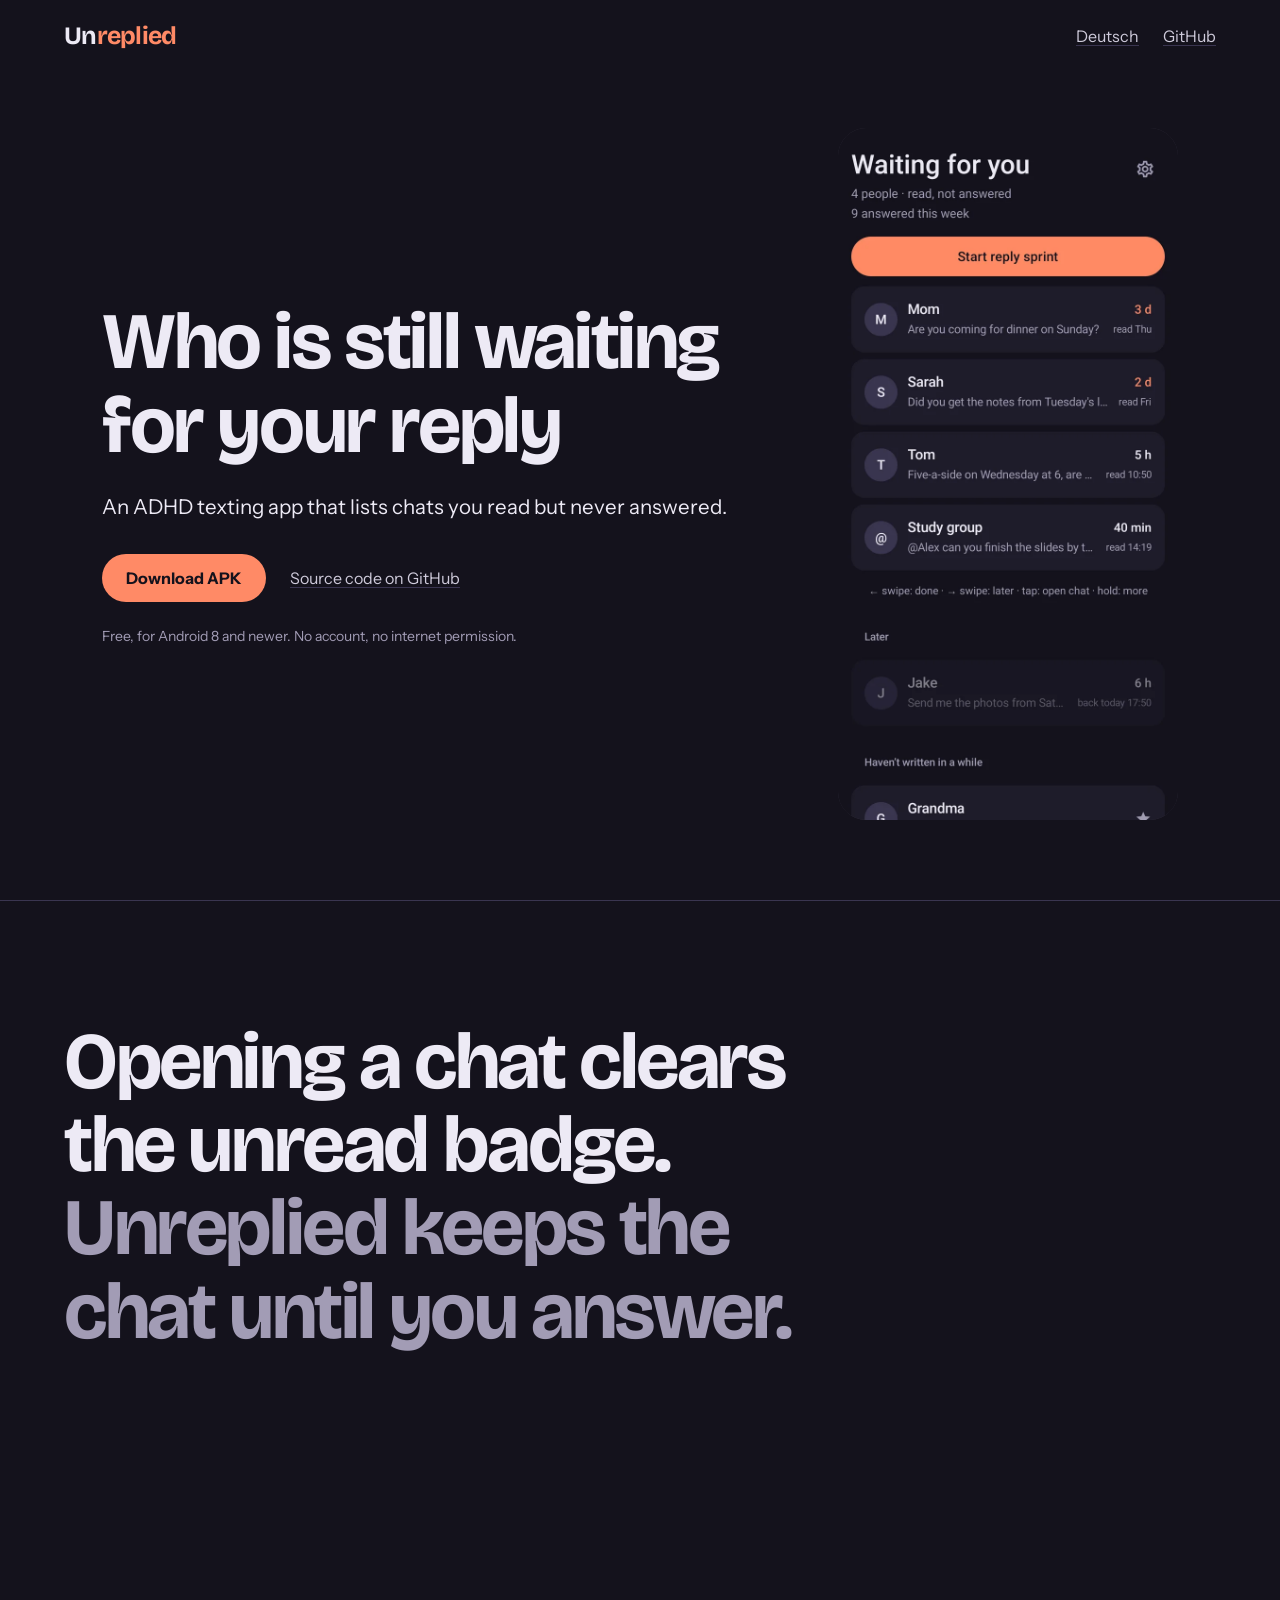
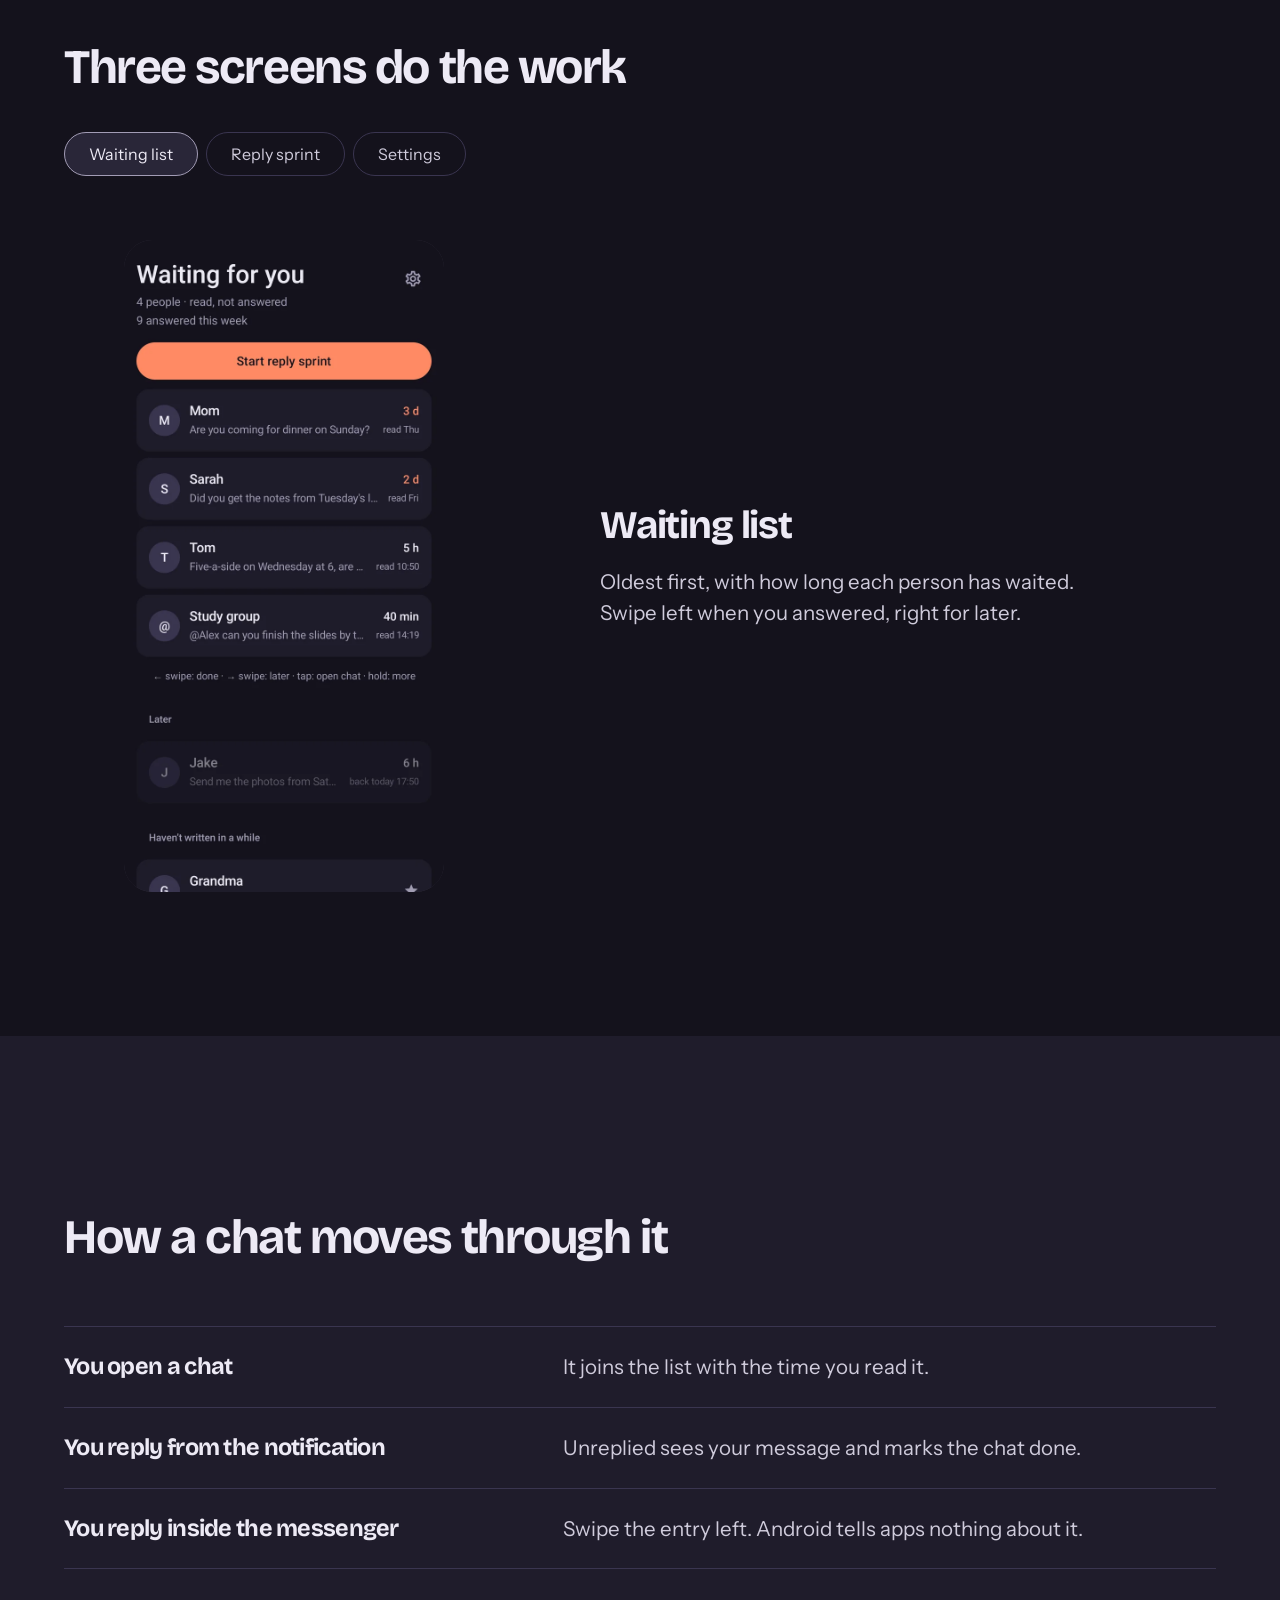
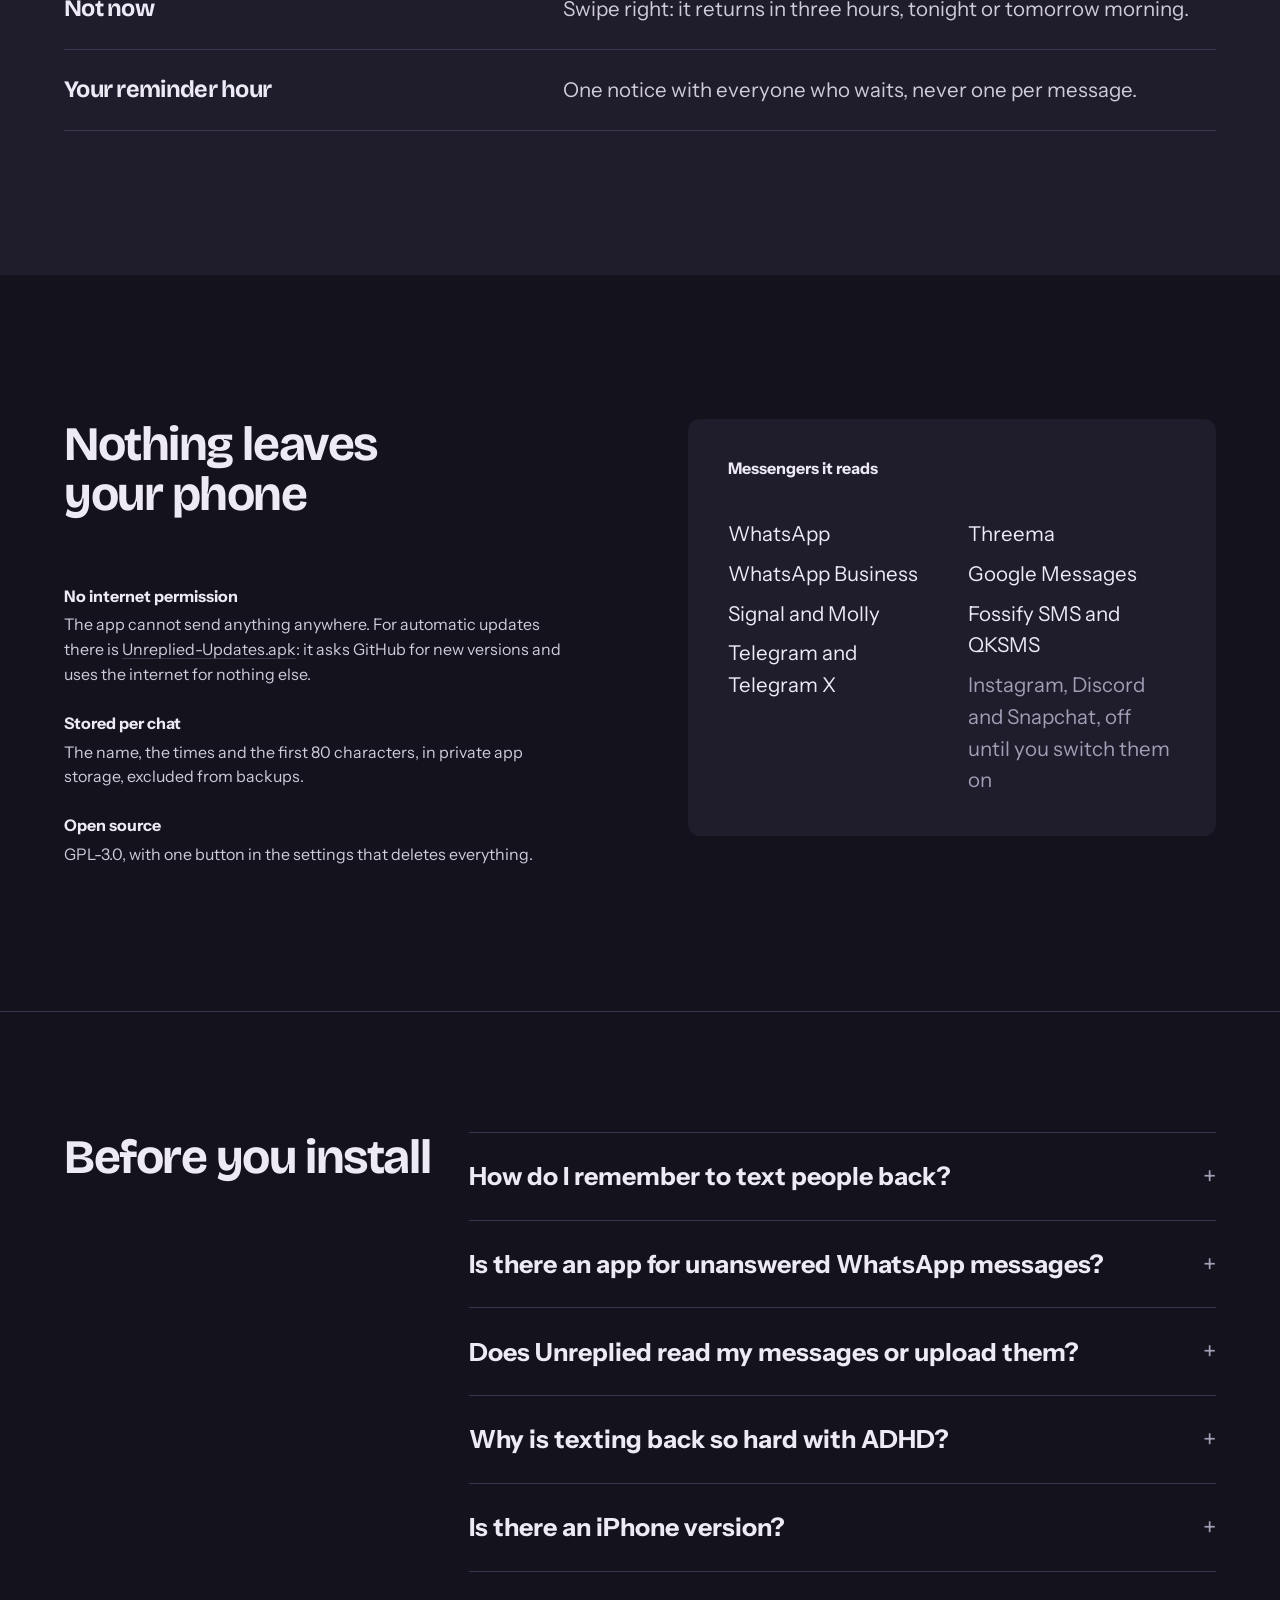
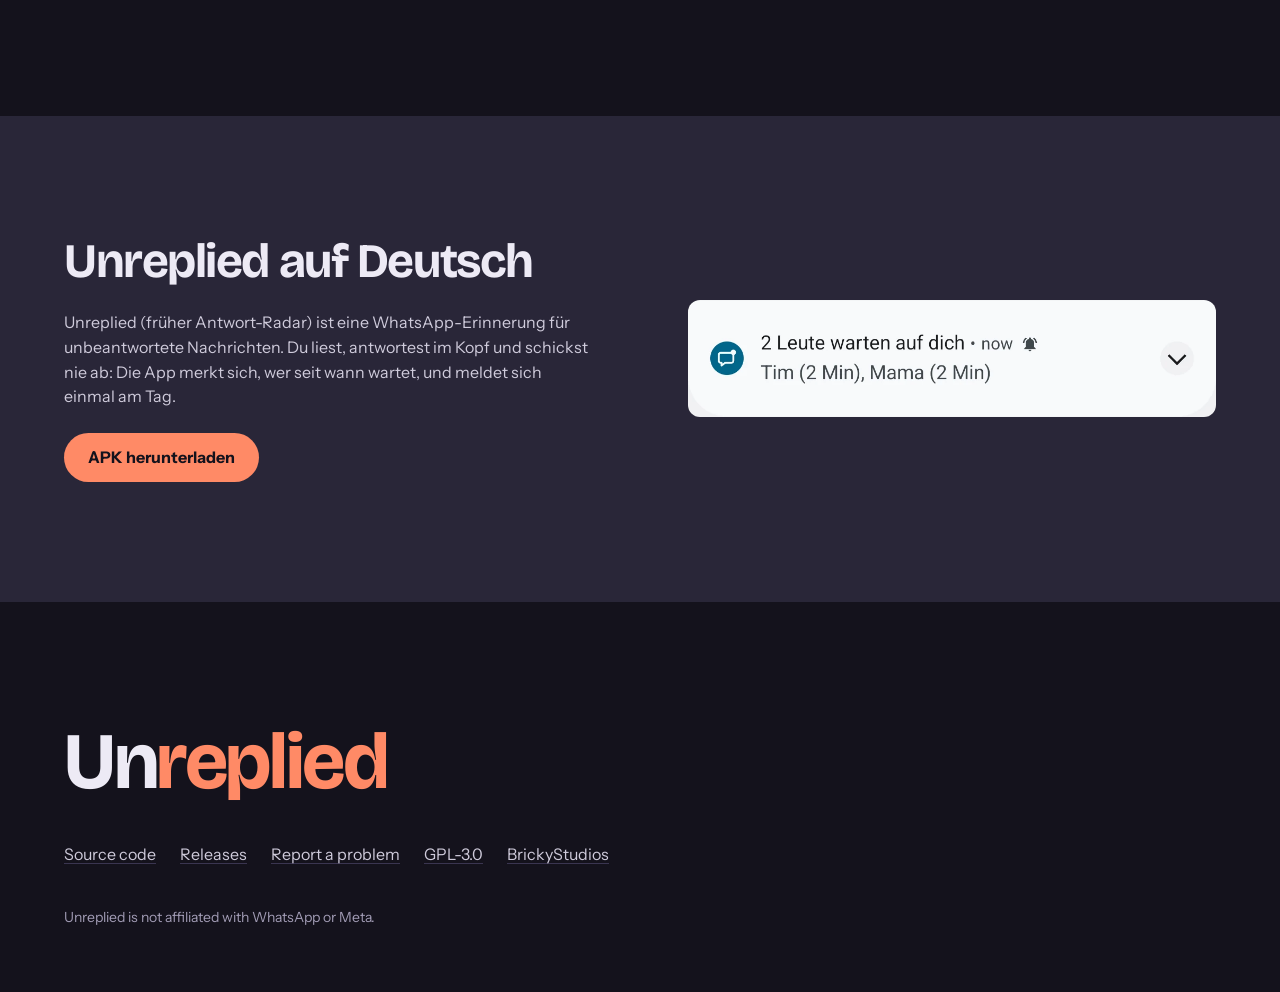
<file: docs/index.html>
<!doctype html>
<html lang="en">
<head>
<meta charset="utf-8">
<meta name="viewport" content="width=device-width, initial-scale=1">
<title>Unreplied: ADHD texting app that reminds you to text back (Android, free, open source)</title>
<meta name="description" content="Read a text, answered it in your head and never sent it? Unreplied is a free Android app that reminds you of unanswered WhatsApp, Signal, Telegram and SMS messages. ADHD-friendly, offline, open source.">
<link rel="canonical" href="https://brickystudios.github.io/unreplied/">
<link rel="alternate" hreflang="en" href="https://brickystudios.github.io/unreplied/">
<link rel="alternate" hreflang="de" href="https://brickystudios.github.io/unreplied/#deutsch">
<meta property="og:type" content="website">
<meta property="og:title" content="Unreplied: the ADHD texting app that reminds you to text back">
<meta property="og:description" content="Lists who is waiting for your reply on WhatsApp, Signal, Telegram and SMS. Free Android app, offline, open source.">
<meta property="og:url" content="https://brickystudios.github.io/unreplied/">
<meta property="og:image" content="https://brickystudios.github.io/unreplied/bilder/social-preview.png">
<meta name="twitter:card" content="summary_large_image">
<meta name="theme-color" content="#14121C">
<script type="application/ld+json">
{
  "@context": "https://schema.org",
  "@type": "SoftwareApplication",
  "name": "Unreplied",
  "alternateName": "Antwort-Radar",
  "operatingSystem": "Android 8.0+",
  "applicationCategory": "UtilitiesApplication",
  "description": "Reply reminder for WhatsApp, Signal, Telegram and SMS on Android. Notices when you open a chat and don’t answer, lists who is waiting for you, offers a reply sprint with quick replies and sends one reminder a day. No internet permission.",
  "offers": { "@type": "Offer", "price": "0", "priceCurrency": "EUR" },
  "license": "https://www.gnu.org/licenses/gpl-3.0.html",
  "downloadUrl": "https://github.com/BrickyStudios/unreplied/releases/latest/download/Unreplied.apk",
  "codeRepository": "https://github.com/BrickyStudios/unreplied",
  "screenshot": "https://brickystudios.github.io/unreplied/bilder/1-waiting.png"
}
</script>
<script type="application/ld+json">
{
 "@context": "https://schema.org",
 "@type": "FAQPage",
 "mainEntity": [
  {
   "@type": "Question",
   "name": "How do I remember to text people back?",
   "acceptedAnswer": {
    "@type": "Answer",
    "text": "Unreplied keeps the list for you. It notices when you open a chat on WhatsApp, Signal, Telegram or SMS and don’t reply, and shows everyone who is waiting, oldest first. Once a day it sends one reminder, never one per message."
   }
  },
  {
   "@type": "Question",
   "name": "Is there an app for unanswered WhatsApp messages?",
   "acceptedAnswer": {
    "@type": "Answer",
    "text": "Yes. Unreplied is a free Android app that tracks WhatsApp chats you read but didn’t answer. WhatsApp itself only marks chats unread until you open them."
   }
  },
  {
   "@type": "Question",
   "name": "Does Unreplied read my messages or upload them?",
   "acceptedAnswer": {
    "@type": "Answer",
    "text": "It reads the notifications of the messengers you switch on and keeps the name, the times and the first 80 characters of the last message on your phone. The app has no internet permission, so it cannot send anything anywhere."
   }
  },
  {
   "@type": "Question",
   "name": "Why is texting back so hard with ADHD?",
   "acceptedAnswer": {
    "@type": "Answer",
    "text": "Many people with ADHD read a message, plan the answer in their head and get pulled away before sending it. Once the chat is opened, the unread badge is gone and the reminder with it. Unreplied brings that reminder back."
   }
  },
  {
   "@type": "Question",
   "name": "Is there an iPhone version?",
   "acceptedAnswer": {
    "@type": "Answer",
    "text": "No. Unreplied needs Android’s notification access, which iOS doesn’t offer to apps."
   }
  }
 ]
}
</script>
<link rel="stylesheet" href="style.css">
</head>
<body>
  <header class="nav">
    <div class="container nav__row">
      <a class="wordmark" href="./" aria-label="Unreplied, home">Un<span>replied</span></a>
      <nav class="nav__links" aria-label="Page">
        <a href="#deutsch" hreflang="de" lang="de">Deutsch</a>
        <a href="https://github.com/BrickyStudios/unreplied">GitHub</a>
      </nav>
    </div>
  </header>

  <main>
    <section class="hero">
      <div class="container hero__grid">
        <div class="hero__text">
          <h1>Who is still waiting for your reply</h1>
          <p class="lead">An ADHD texting app that lists chats you read but never answered.</p>
          <div class="actions">
            <a class="button" href="https://github.com/BrickyStudios/unreplied/releases/latest/download/Unreplied.apk">Download APK</a>
            <a class="textlink" href="https://github.com/BrickyStudios/unreplied">Source code on GitHub</a>
          </div>
          <p class="fine">Free, for Android 8 and newer. No account, no internet permission.</p>
        </div>
        <figure class="screen hero__shot" data-slot="hero" data-kind="product" data-alt="Unreplied’s waiting list on a phone">
          <img src="bilder/app/list.webp" width="720" height="1466" fetchpriority="high" alt="The waiting list: Mom has waited 3 days, Sarah 2 days, Tom 5 hours, and a study group mentioned you 40 minutes ago">
        </figure>
      </div>
    </section>

    <section class="moment">
      <div class="container">
        <h2 class="statement">Opening a chat clears the unread badge. <span>Unreplied keeps the chat until you answer.</span></h2>
      </div>
    </section>

    <section class="screens" aria-labelledby="screens-head">
      <div class="container">
        <h2 id="screens-head">Three screens do the work</h2>
        <div class="tabs" role="tablist" aria-label="Screens" hidden>
          <button type="button" class="tab" role="tab" id="tab-list" aria-controls="panel-list" aria-selected="true">Waiting list</button>
          <button type="button" class="tab" role="tab" id="tab-sprint" aria-controls="panel-sprint" aria-selected="false" tabindex="-1">Reply sprint</button>
          <button type="button" class="tab" role="tab" id="tab-settings" aria-controls="panel-settings" aria-selected="false" tabindex="-1">Settings</button>
        </div>
        <div class="panel" id="panel-list" role="tabpanel" aria-labelledby="tab-list">
          <figure class="screen" data-slot="list" data-kind="product" data-alt="The waiting list">
            <img src="bilder/app/list.webp" width="720" height="1466" loading="lazy" alt="">
          </figure>
          <div class="panel__text">
            <h3>Waiting list</h3>
            <p>Oldest first, with how long each person has waited. Swipe left when you answered, right for later.</p>
          </div>
        </div>
        <div class="panel" id="panel-sprint" role="tabpanel" aria-labelledby="tab-sprint">
          <figure class="screen" data-slot="sprint" data-kind="product" data-alt="The reply sprint">
            <img src="bilder/app/sprint.webp" width="720" height="1466" loading="lazy" alt="">
          </figure>
          <div class="panel__text">
            <h3>Reply sprint</h3>
            <p>One person at a time, with your own quick replies, sent through the messenger’s reply button.</p>
          </div>
        </div>
        <div class="panel" id="panel-settings" role="tabpanel" aria-labelledby="tab-settings">
          <figure class="screen" data-slot="settings" data-kind="product" data-alt="The settings">
            <img src="bilder/app/settings.webp" width="720" height="1466" loading="lazy" alt="">
          </figure>
          <div class="panel__text">
            <h3>Settings</h3>
            <p>Pick the messengers, the reminder hour and your quick replies. A check log shows what Android reports.</p>
          </div>
        </div>
      </div>
    </section>

    <section class="how" aria-labelledby="how-head">
      <div class="container">
        <h2 id="how-head">How a chat moves through it</h2>
        <ol class="rows">
          <li><h3>You open a chat</h3><p>It joins the list with the time you read it.</p></li>
          <li><h3>You reply from the notification</h3><p>Unreplied sees your message and marks the chat done.</p></li>
          <li><h3>You reply inside the messenger</h3><p>Swipe the entry left. Android tells apps nothing about it.</p></li>
          <li><h3>Not now</h3><p>Swipe right: it returns in three hours, tonight or tomorrow morning.</p></li>
          <li><h3>Your reminder hour</h3><p>One notice with everyone who waits, never one per message.</p></li>
        </ol>
      </div>
    </section>

    <section class="private" aria-labelledby="private-head">
      <div class="container split">
        <div>
          <h2 id="private-head">Nothing leaves your phone</h2>
          <dl class="facts">
            <div><dt>No internet permission</dt><dd>The app cannot send anything anywhere. For automatic updates there is <a class="textlink" href="https://github.com/BrickyStudios/unreplied/releases/latest/download/Unreplied-Updates.apk">Unreplied-Updates.apk</a>: it asks GitHub for new versions and uses the internet for nothing else.</dd></div>
            <div><dt>Stored per chat</dt><dd>The name, the times and the first 80 characters, in private app storage, excluded from backups.</dd></div>
            <div><dt>Open source</dt><dd>GPL-3.0, with one button in the settings that deletes everything.</dd></div>
          </dl>
        </div>
        <div class="apps">
          <h3>Messengers it reads</h3>
          <ul>
            <li>WhatsApp</li><li>WhatsApp Business</li><li>Signal and Molly</li><li>Telegram and Telegram X</li>
          </ul>
          <ul>
            <li>Threema</li><li>Google Messages</li><li>Fossify SMS and QKSMS</li><li class="off">Instagram, Discord and Snapchat, off until you switch them on</li>
          </ul>
        </div>
      </div>
    </section>

    <section class="faq" aria-labelledby="faq-head">
      <div class="container faq__grid">
        <h2 id="faq-head">Before you install</h2>
        <div>
        <details>
          <summary><h3>How do I remember to text people back?</h3></summary>
          <p>Unreplied keeps the list for you. It notices when you open a chat on WhatsApp, Signal, Telegram or SMS and don’t reply, and shows everyone who is waiting, oldest first. Once a day it sends one reminder, never one per message.</p>
        </details>
        <details>
          <summary><h3>Is there an app for unanswered WhatsApp messages?</h3></summary>
          <p>Yes. Unreplied is a free Android app that tracks WhatsApp chats you read but didn’t answer. WhatsApp itself only marks chats unread until you open them.</p>
        </details>
        <details>
          <summary><h3>Does Unreplied read my messages or upload them?</h3></summary>
          <p>It reads the notifications of the messengers you switch on and keeps the name, the times and the first 80 characters of the last message on your phone. The app has no internet permission, so it cannot send anything anywhere.</p>
        </details>
        <details>
          <summary><h3>Why is texting back so hard with ADHD?</h3></summary>
          <p>Many people with ADHD read a message, plan the answer in their head and get pulled away before sending it. Once the chat is opened, the unread badge is gone and the reminder with it. Unreplied brings that reminder back.</p>
        </details>
        <details>
          <summary><h3>Is there an iPhone version?</h3></summary>
          <p>No. Unreplied needs Android’s notification access, which iOS doesn’t offer to apps.</p>
        </details>
        </div>
      </div>
    </section>

    <section class="band" id="deutsch" lang="de" aria-labelledby="de-head">
      <div class="container band__grid">
        <div class="band__text">
          <h2 id="de-head">Unreplied auf Deutsch</h2>
          <p>Unreplied (früher Antwort-Radar) ist eine WhatsApp-Erinnerung für unbeantwortete Nachrichten. Du liest, antwortest im Kopf und schickst nie ab: Die App merkt sich, wer seit wann wartet, und meldet sich einmal am Tag.</p>
          <a class="button" href="https://github.com/BrickyStudios/unreplied/releases/latest/download/Unreplied.apk">APK herunterladen</a>
        </div>
        <figure class="screen" data-slot="reminder" data-kind="product" data-alt="The daily reminder notification">
          <img src="bilder/app/reminder.webp" width="996" height="220" loading="lazy" alt="Die Tagesmeldung: 2 Leute warten auf dich, Tim und Mama">
        </figure>
      </div>
    </section>
  </main>

  <footer class="footer">
    <div class="container">
      <p class="footer__mast" aria-hidden="true">Un<span>replied</span></p>
      <nav class="footer__links" aria-label="Project">
        <a class="textlink" href="https://github.com/BrickyStudios/unreplied">Source code</a>
        <a class="textlink" href="https://github.com/BrickyStudios/unreplied/releases">Releases</a>
        <a class="textlink" href="https://github.com/BrickyStudios/unreplied/issues">Report a problem</a>
        <a class="textlink" href="https://github.com/BrickyStudios/unreplied/blob/main/LICENSE">GPL-3.0</a>
        <a class="textlink" href="https://github.com/BrickyStudios">BrickyStudios</a>
      </nav>
      <p class="footer__legal">Unreplied is not affiliated with WhatsApp or Meta.</p>
    </div>
  </footer>

  <script>
    // Tabs only with script: without it every screen stays visible, one under the other.
    (() => {
      const list = document.querySelector('[role="tablist"]');
      const tabs = [...list.querySelectorAll('[role="tab"]')];
      const show = (tab, focus) => {
        tabs.forEach((t) => {
          const on = t === tab;
          t.setAttribute('aria-selected', on);
          t.tabIndex = on ? 0 : -1;
          document.getElementById(t.getAttribute('aria-controls')).hidden = !on;
        });
        if (focus) tab.focus();
      };
      document.documentElement.classList.add('js');
      list.hidden = false;
      show(tabs[0], false);
      tabs.forEach((t, i) => {
        t.addEventListener('click', () => show(t, false));
        t.addEventListener('keydown', (e) => {
          const step = { ArrowRight: 1, ArrowLeft: -1 }[e.key];
          if (step) { e.preventDefault(); show(tabs[(i + step + tabs.length) % tabs.length], true); }
        });
      });
    })();
  </script>
  <script>window.hallmarkSlots = (m) => { for (const [k, v] of Object.entries(m)) { const s = document.querySelector(`[data-slot="${k}"]`); if (!s) continue; const im = new Image(); im.src = typeof v === 'string' ? v : v.src; im.alt = (typeof v === 'object' && v.alt) || s.dataset.alt || ''; s.querySelectorAll(':scope > img').forEach((o) => o.remove()); s.prepend(im); } };
document.querySelectorAll('[data-slot] img').forEach((i) => { if (i.complete && !i.naturalWidth) i.remove(); else i.addEventListener('error', () => i.remove(), { once: true }); });</script>
</body>
</html>
</file>
<file: docs/style.css>
/* Hallmark · shape: Product Tour · genre: editorial · theme: brand · redesign: full · job: try (download the APK)
 * paper: oklch(19% 0.020 294) · accent: oklch(75.5% 0.151 38) · display: Bricolage Grotesque · body: Instrument Sans · hero: Counter · nav: edge-aligned, the wordmark and two text links · footer: mast, the wordmark over the links · signature: the real waiting list, captured from the app, standing beside the download
 * axes: dark/grotesk-heavy/warm · posture: Restrained · imagery: screenshots 4 (emulator captures of the app) · contrast: pass · fold: pass · v2.0.0 */
/* Hallmark · pre-emit critique: P4 H5 E4 S5 R4 V4 · weakest: P, a download page argues little by itself; the statement section names the one moment the app exists for (the badge vanishing when a chat opens) */
/* Hallmark · reworded "the adhd texting app that reminds you to text back" to "Who is still waiting for your reply" · 58 caps the hero head at seven words; the SEO phrase moved into the lead, title and meta */
/* Hallmark · reworded "how it works" to "How a chat moves through it" · a category label as a head; the rows show a chat's path */
/* Hallmark · reworded "nothing to type in" to "Opening a chat clears the unread badge" · the to-do comparison became the statement section */
/* Hallmark · reworded "privacy" to "Nothing leaves your phone" · a category label as a head */
/* Hallmark · reworded "questions" to "Before you install" · 54 named the old head an eyebrow over the questions */
/* Hallmark · reworded "auf deutsch" to "Unreplied auf Deutsch" · the band now carries the German close with the download */
/* Hallmark · dropped 1-waiting.png, 2-sprint.png, 3-settings.png · they baked headlines into the pictures; the page shows the same three app screens as clean captures */
/* Hallmark · dropped 3hours · the figure now reads "three hours" inside the later row */
@import url("./tokens.css");
@import url("./base.css");

@font-face { font-family: "Bricolage Grotesque"; src: url("fonts/BricolageGrotesque-700.woff2") format("woff2"); font-weight: 700; font-style: normal; font-display: swap; }
@font-face { font-family: "Instrument Sans"; src: url("fonts/InstrumentSans.woff2") format("woff2"); font-weight: 400 700; font-style: normal; font-display: swap; }

body { font-synthesis: none; }
strong { font-weight: 700; color: var(--color-ink); }

/* chrome */
.nav { position: relative; z-index: var(--z-raised); }
.nav__row { display: flex; align-items: center; justify-content: space-between; gap: var(--space-lg); min-height: 72px; }
.wordmark { font-family: var(--font-display); font-weight: 700; font-size: var(--text-xl); letter-spacing: var(--tracking-display); text-decoration: none; color: var(--color-ink); }
.wordmark span { color: var(--color-accent); }
.nav__links { display: flex; gap: var(--space-lg); }
.nav__links a, .textlink { color: var(--color-ink-2); text-decoration: underline; text-decoration-color: var(--color-rule); transition: color var(--dur-short) var(--ease-out), text-decoration-color var(--dur-short) var(--ease-out); }
.nav__links a:hover, .textlink:hover { color: var(--color-ink); text-decoration-color: var(--color-accent); }
.nav__links a:active, .textlink:active { color: var(--color-accent); }

/* the one primary control */
.button { display: inline-flex; align-items: center; justify-content: center; min-height: 48px; padding: var(--space-sm) var(--space-lg); border-radius: var(--radius-pill); background: var(--color-accent); color: var(--color-accent-ink); font-weight: 700; text-decoration: none; transition: transform var(--dur-micro) var(--ease-out), background-color var(--dur-short) var(--ease-out); }
.button:hover { background: var(--color-accent-hover); }
.button:active { transform: translateY(1px); background: var(--color-accent-press); }
.button:disabled, .tab:disabled { opacity: 0.55; cursor: not-allowed; }

/* hero: the download beside the real list */
.hero__grid { display: grid; grid-template-columns: minmax(0, 40rem) auto; justify-content: center; gap: var(--space-3xl); align-items: center; min-height: calc(100dvh - 72px); padding-block: var(--space-xl) var(--space-2xl); }
.hero__text { display: grid; gap: var(--space-lg); justify-items: start; }
.hero h1 { max-width: 14ch; }
.actions { display: flex; flex-wrap: wrap; align-items: center; gap: var(--space-lg); margin-top: var(--space-xs); }
.fine { color: var(--color-muted); font-size: var(--text-sm); }
.screen { margin: 0; border-radius: var(--radius-screen); outline: 1px solid color-mix(in oklab, var(--color-ink) 9%, transparent); outline-offset: -1px; background: var(--color-paper-2); }
.screen > img { object-position: top; }
.hero__shot { width: 340px; max-width: 100%; aspect-ratio: 720 / 1466; max-height: 78dvh; }

/* the moment */
.moment { padding-block: var(--section-gap-s) var(--section-gap); border-top: var(--rule-hair) solid var(--color-rule); }
.statement { max-width: 24ch; font-size: var(--text-display); line-height: 1.04; }
.statement span { display: block; color: var(--color-muted); }

/* screens: a switcher over the three real screens */
.screens { padding-block: var(--section-gap); }
.tabs { display: flex; flex-wrap: wrap; gap: var(--space-xs); margin-block: var(--space-xl) var(--space-2xl); }
.tab { min-height: 44px; padding: var(--space-xs) var(--space-lg); border: 1px solid var(--color-rule); border-radius: var(--radius-pill); background: transparent; color: var(--color-ink-2); cursor: pointer; transition: background-color var(--dur-short) var(--ease-out), color var(--dur-short) var(--ease-out); }
.tab:hover { color: var(--color-ink); background: var(--color-paper-2); }
.tab:active { background: var(--color-paper-3); }
.tab[aria-selected="true"] { background: var(--color-paper-3); color: var(--color-ink); border-color: var(--color-muted); }
.panel { display: grid; grid-template-columns: minmax(0, 5fr) minmax(0, 7fr); gap: var(--space-3xl); align-items: center; }
.panel + .panel { margin-top: var(--space-3xl); }
.js .panel + .panel { margin-top: 0; }
.panel .screen { justify-self: center; width: min(100%, 320px); aspect-ratio: 720 / 1466; }
.panel__text { display: grid; gap: var(--space-md); }
.panel__text h3 { font-size: var(--text-3xl); }
.panel__text p { color: var(--color-ink-2); font-size: var(--text-lead); max-width: 34ch; }

/* how a chat moves: rows */
.how { padding-block: var(--section-gap-l) var(--section-gap); background: var(--color-paper-2); }
.rows { list-style: none; margin: var(--space-2xl) 0 0; padding: 0; }
.rows li { display: grid; grid-template-columns: minmax(0, 5fr) minmax(0, 7fr); gap: var(--gap-columns); align-items: baseline; padding-block: var(--space-lg); border-top: var(--rule-hair) solid var(--color-rule); }
.rows li:last-child { border-bottom: var(--rule-hair) solid var(--color-rule); }
.rows h3 { font-size: var(--text-title); }
.rows p { color: var(--color-ink-2); font-size: var(--text-lead); }

/* privacy and messengers: a split */
.private { padding-block: var(--section-gap); }
.split { display: grid; grid-template-columns: minmax(0, 6fr) minmax(0, 6fr); gap: var(--space-3xl); align-items: start; }
.facts { display: grid; gap: var(--space-lg); margin: var(--space-2xl) 0 0; }
.facts div { display: grid; gap: var(--space-2xs); }
.facts dt { font-weight: 700; }
.facts dd { margin: 0; color: var(--color-ink-2); max-width: 46ch; }
.apps { display: grid; grid-template-columns: minmax(0, 1fr) minmax(0, 1fr); gap: var(--space-xl) var(--gap-columns); padding: var(--space-xl); border-radius: var(--radius-card); background: var(--color-paper-2); }
.apps h3 { font-family: var(--font-body); font-size: var(--text-md); font-weight: 700; letter-spacing: 0; grid-column: 1 / -1; }
.apps ul { list-style: none; margin: 0; padding: 0; display: grid; align-content: start; gap: var(--space-xs); font-size: var(--text-lead); }
.apps .off { color: var(--color-muted); }

/* questions: rows of disclosures beside the head */
.faq { padding-block: var(--section-gap-s) var(--section-gap); border-top: var(--rule-hair) solid var(--color-rule); }
.faq__grid { display: grid; grid-template-columns: minmax(0, 4fr) minmax(0, 8fr); gap: var(--gap-columns); align-items: start; }
.faq details { border-top: var(--rule-hair) solid var(--color-rule); }
.faq details:last-child { border-bottom: var(--rule-hair) solid var(--color-rule); }
.faq summary { display: flex; justify-content: space-between; gap: var(--space-lg); align-items: center; padding-block: var(--space-lg); cursor: pointer; list-style: none; }
.faq summary::-webkit-details-marker { display: none; }
.faq summary::after { content: "+"; font-size: var(--text-xl); color: var(--color-muted); transition: transform var(--dur-short) var(--ease-in-out); }
.faq details[open] summary::after { transform: rotate(45deg); }
.faq summary:hover h3 { color: var(--color-accent); }
.faq summary:active h3 { color: var(--color-ink-2); }
.faq summary h3 { font-family: var(--font-body); font-size: var(--text-xl); font-weight: 700; letter-spacing: 0; transition: color var(--dur-short) var(--ease-out); }
.faq details p { padding-bottom: var(--space-lg); color: var(--color-ink-2); }

/* the close: German, the download again, one last screen */
.band { padding-block: var(--section-gap-s); background: var(--color-paper-3); color: var(--color-ink); }
.band__grid { display: grid; grid-template-columns: minmax(0, 6fr) minmax(0, 6fr); gap: var(--space-3xl); align-items: center; }
.band__text { display: grid; gap: var(--space-lg); justify-items: start; }
.band__text p { color: var(--color-ink-2); }
.band .screen { aspect-ratio: 996 / 220; border-radius: var(--radius-card); }

/* footer: a mast */
.footer { padding-block: var(--section-gap-s) var(--space-2xl); }
.footer__mast { font-family: var(--font-display); font-weight: 700; font-size: var(--text-display); letter-spacing: var(--tracking-display); line-height: 1; }
.footer__mast span { color: var(--color-accent); }
.footer__links { display: flex; flex-wrap: wrap; gap: var(--space-lg); margin-top: var(--space-xl); }
.footer__legal { margin-top: var(--space-xl); color: var(--color-muted); font-size: var(--text-sm); }

@media (max-width: 60rem) {
  .hero__grid, .panel, .split, .faq__grid, .band__grid { grid-template-columns: minmax(0, 1fr); gap: var(--space-xl); }
  .hero__grid { min-height: auto; }
  .hero__shot { width: min(100%, 300px); max-height: none; }
  .rows li { grid-template-columns: minmax(0, 1fr); gap: var(--space-2xs); }
  .panel .screen { order: 2; }
}
@media (max-width: 40rem) {
  .apps { grid-template-columns: minmax(0, 1fr); padding: var(--space-lg); }
  .nav__links { gap: var(--space-md); }
}
</file>
